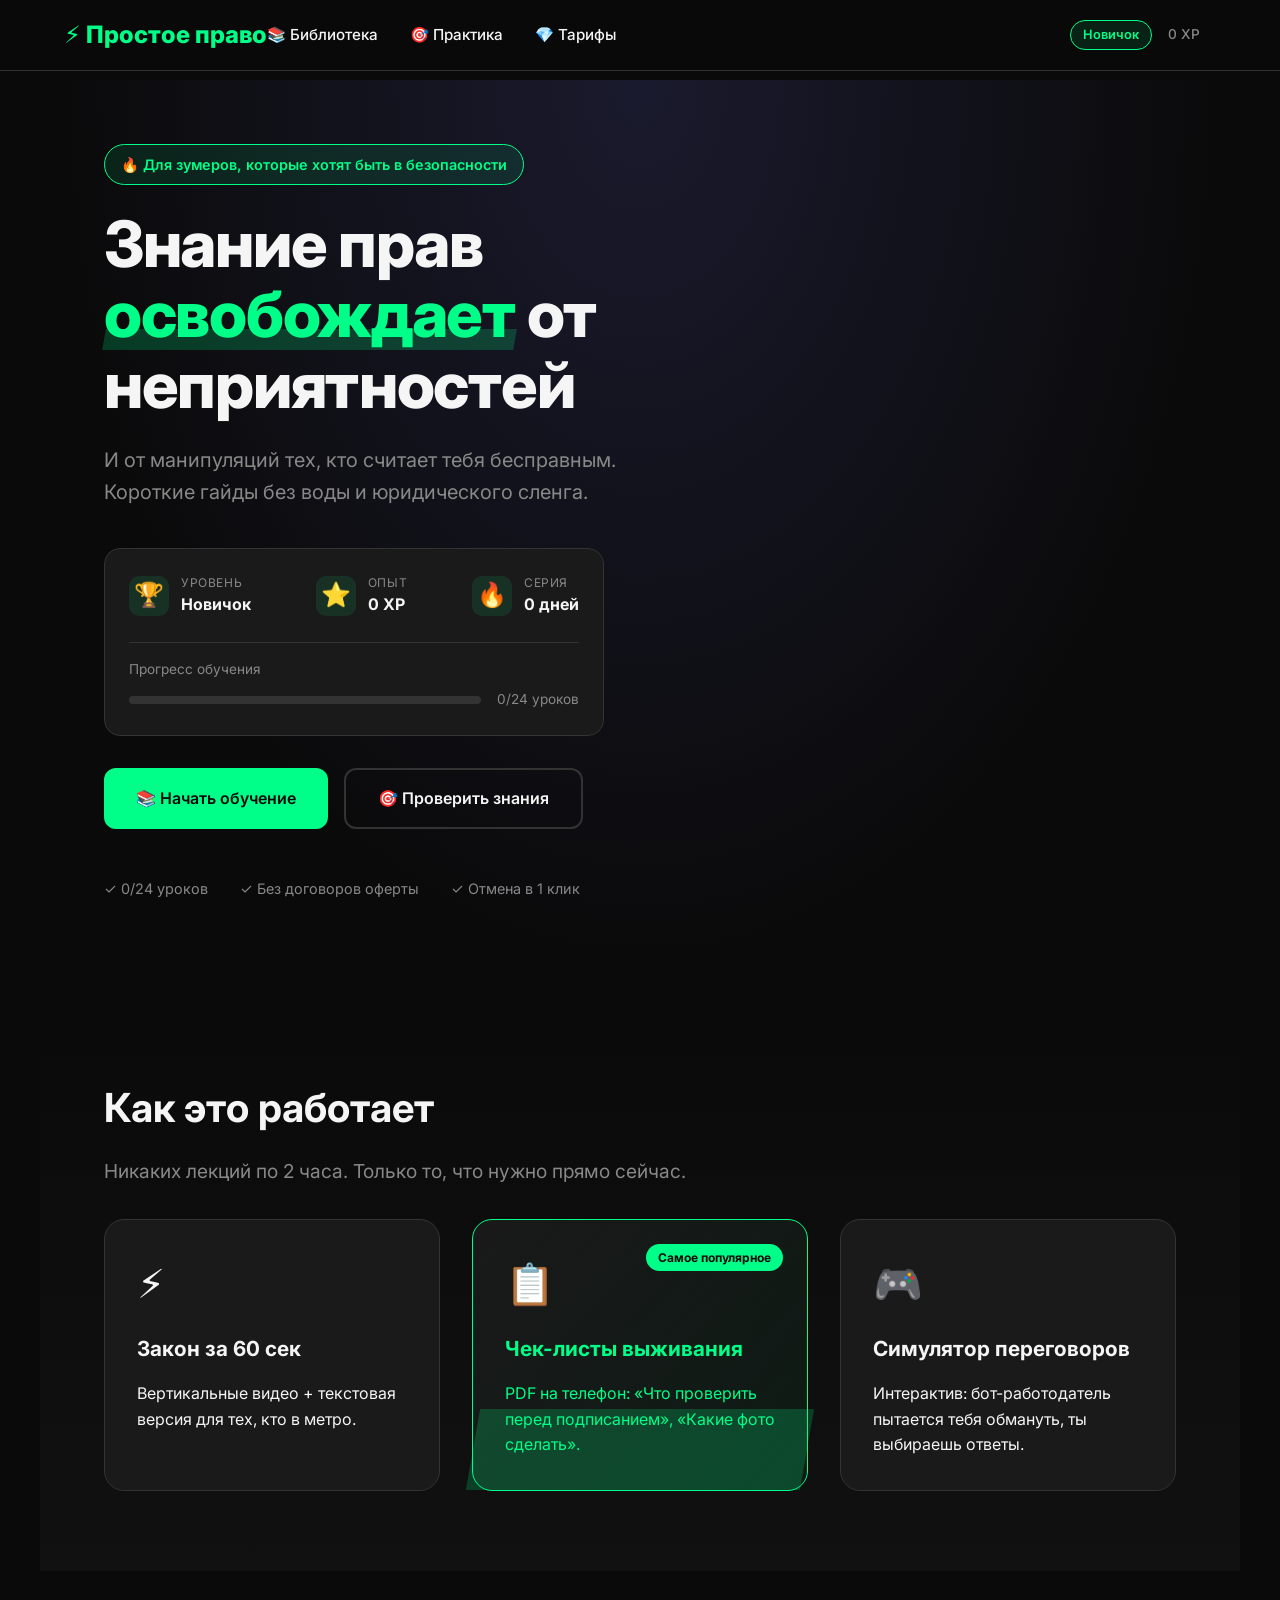
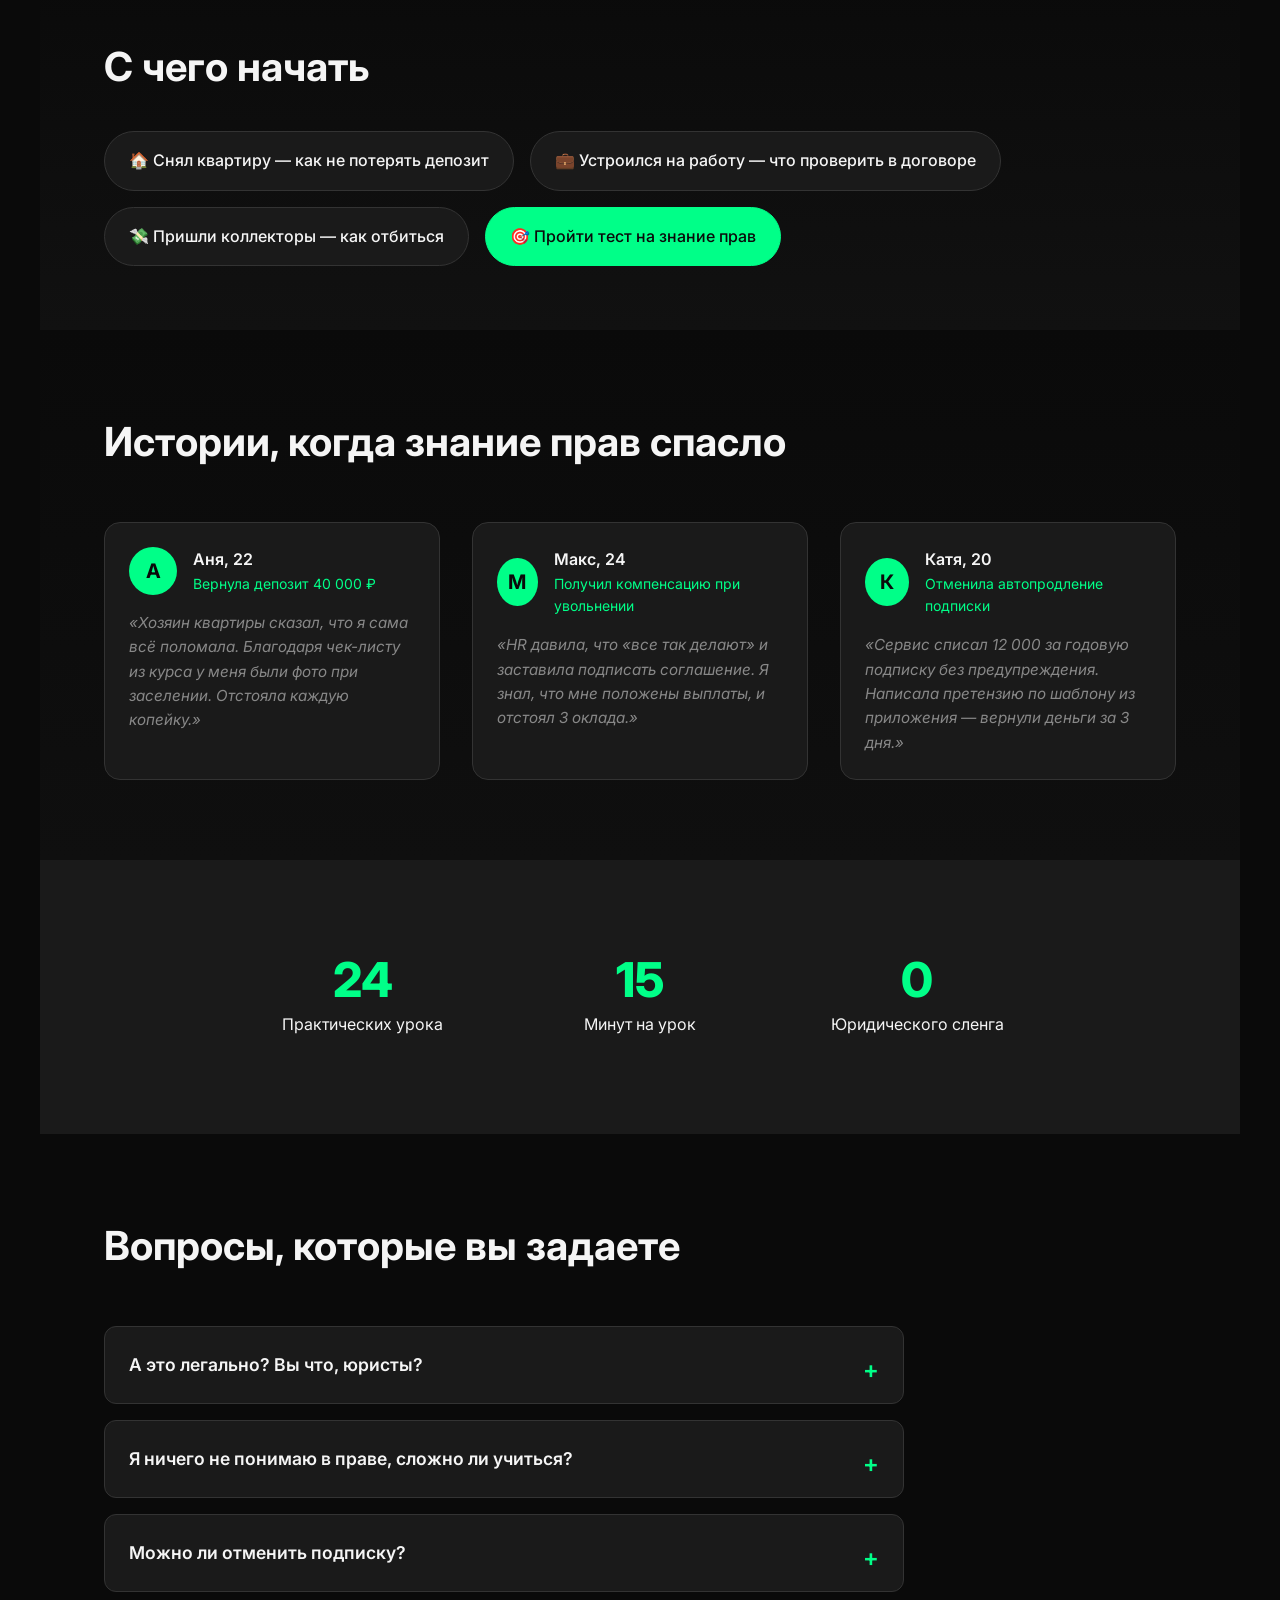
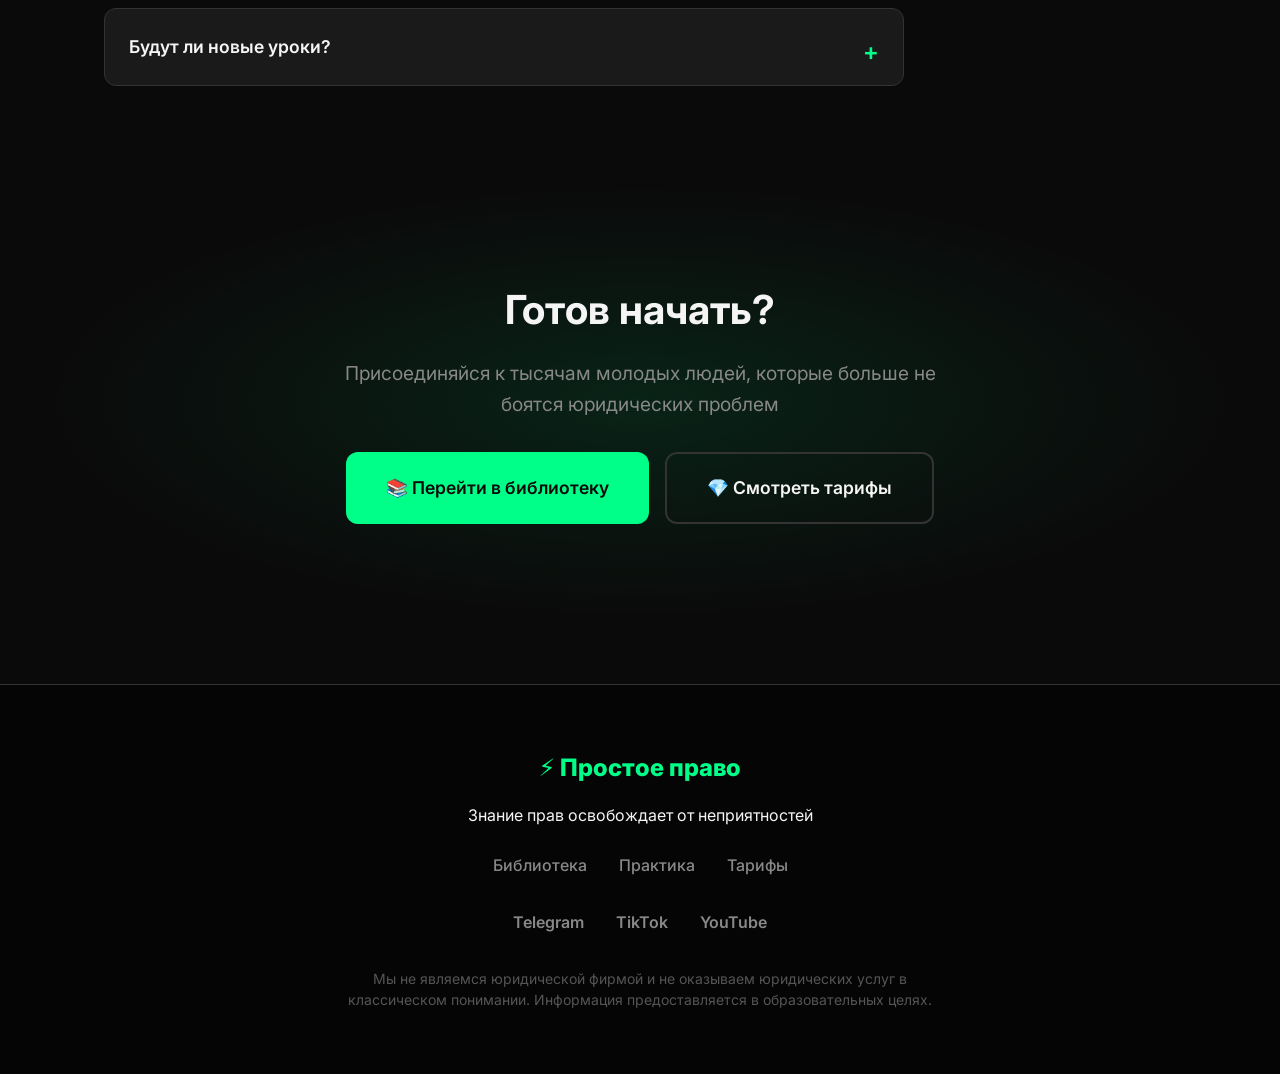
<file: index.html>
<!DOCTYPE html>
<html lang="ru">
<head>
    <meta charset="utf-8">
    <meta name="viewport" content="width=device-width, initial-scale=1.0, maximum-scale=1.0, user-scalable=no">
    <meta name="description" content="Простое право — короткие гайды по правовой грамотности для зумеров. Без воды и сложных терминов.">
    <meta name="theme-color" content="#0a0a0a">
    <title>Простое право — Знание прав освобождает от неприятностей</title>
    
    <link rel="preconnect" href="https://fonts.googleapis.com">
    <link rel="preconnect" href="https://fonts.gstatic.com" crossorigin>
    <link href="https://fonts.googleapis.com/css2?family=Inter:wght@400;500;600;700;800&display=swap" rel="stylesheet">
    
    <link rel="stylesheet" href="css/main.css">
    <link rel="stylesheet" href="css/components.css">
    <link rel="stylesheet" href="css/animations.css">
    
    <script src="https://telegram.org/js/telegram-web-app.js"></script>
</head>

<body>
    <!-- Навигация -->
    <nav class="navbar" role="navigation" aria-label="Главная навигация">
        <div class="logo" data-action="navigate-home">⚡️ Простое право</div>
        
        <ul class="nav-links" id="desktop-nav">
            <li><a href="library.html">📚 Библиотека</a></li>
            <li><a href="practice.html">🎯 Практика</a></li>
            <li><a href="pricing.html">💎 Тарифы</a></li>
        </ul>

        <div class="user-mini-stats">
            <span class="level-badge" data-bind="level">Новичок</span>
            <span class="xp-badge"><span data-bind="xp">0</span> XP</span>
        </div>

        <button class="mobile-menu-btn" data-action="toggle-menu" aria-label="Открыть меню">☰</button>
    </nav>

    <!-- Мобильное меню -->
    <div class="mobile-menu" id="mobile-menu" aria-hidden="true">
        <button class="mobile-menu-close" data-action="toggle-menu" aria-label="Закрыть меню">✕</button>
        <ul class="mobile-nav-links">
            <li><a href="index.html">🏠 Главная</a></li>
            <li><a href="library.html">📚 Библиотека</a></li>
            <li><a href="practice.html">🎯 Практика</a></li>
            <li><a href="pricing.html">💎 Тарифы</a></li>
        </ul>
        <div class="mobile-user-stats">
            <div class="stat-item">
                <span class="stat-label">Уровень</span>
                <span class="stat-value" data-bind="level">Новичок</span>
            </div>
            <div class="stat-item">
                <span class="stat-label">XP</span>
                <span class="stat-value" data-bind="xp">0</span>
            </div>
            <div class="stat-item">
                <span class="stat-label">Серия</span>
                <span class="stat-value" data-bind="streak">🔥 0</span>
            </div>
        </div>
    </div>

    <main>
        <!-- Hero Section -->
        <section class="hero" aria-labelledby="hero-title">
            <div class="hero-content">
                <div class="badge">🔥 Для зумеров, которые хотят быть в безопасности</div>
                <h1 id="hero-title">Знание прав <span class="highlight">освобождает</span> от неприятностей</h1>
                <p class="subtitle">И от манипуляций тех, кто считает тебя бесправным. Короткие гайды без воды и юридического сленга.</p>
                
                <!-- Персональная статистика -->
                <div class="user-stats-card" id="user-stats-card">
                    <div class="stat-row">
                        <div class="stat-block">
                            <div class="stat-icon">🏆</div>
                            <div class="stat-info">
                                <div class="stat-label">Уровень</div>
                                <div class="stat-value" data-bind="level">Новичок</div>
                            </div>
                        </div>
                        <div class="stat-block">
                            <div class="stat-icon">⭐</div>
                            <div class="stat-info">
                                <div class="stat-label">Опыт</div>
                                <div class="stat-value"><span data-bind="xp">0</span> XP</div>
                            </div>
                        </div>
                        <div class="stat-block">
                            <div class="stat-icon">🔥</div>
                            <div class="stat-info">
                                <div class="stat-label">Серия</div>
                                <div class="stat-value"><span data-bind="streak">0</span> дней</div>
                            </div>
                        </div>
                    </div>
                    <div class="progress-section">
                        <div class="progress-label">Прогресс обучения</div>
                        <div class="progress-bar-container">
                            <div class="progress-bar">
                                <div class="progress-fill" data-bind="progress-percent" style="width: 0%"></div>
                            </div>
                            <span class="progress-text"><span data-bind="completed-count">0</span>/24 уроков</span>
                        </div>
                    </div>
                </div>

                <div class="hero-buttons">
                    <a href="library.html" class="btn btn-primary">📚 Начать обучение</a>
                    <a href="practice.html" class="btn btn-secondary">🎯 Проверить знания</a>
                </div>

                <div class="trust-badges">
                    <span>✓ <span data-bind="completed-count">0</span>/24 уроков</span>
                    <span>✓ Без договоров оферты</span>
                    <span>✓ Отмена в 1 клик</span>
                </div>
            </div>
        </section>

        <!-- Как это работает -->
        <section class="formats" id="formats" aria-labelledby="formats-title">
            <h2 id="formats-title">Как это работает</h2>
            <p class="section-subtitle">Никаких лекций по 2 часа. Только то, что нужно прямо сейчас.</p>
            
            <div class="format-grid">
                <div class="format-card">
                    <div class="format-icon">⚡️</div>
                    <h3>Закон за 60 сек</h3>
                    <p>Вертикальные видео + текстовая версия для тех, кто в метро.</p>
                </div>
                
                <div class="format-card highlight">
                    <div class="format-icon">📋</div>
                    <h3>Чек-листы выживания</h3>
                    <p>PDF на телефон: «Что проверить перед подписанием», «Какие фото сделать».</p>
                    <span class="tag">Самое популярное</span>
                </div>
                
                <div class="format-card">
                    <div class="format-icon">🎮</div>
                    <h3>Симулятор переговоров</h3>
                    <p>Интерактив: бот-работодатель пытается тебя обмануть, ты выбираешь ответы.</p>
                </div>
            </div>
        </section>

        <!-- Быстрый доступ к темам -->
        <section class="quick-topics" aria-labelledby="topics-title">
            <h2 id="topics-title">С чего начать</h2>
            <div class="topic-chips">
                <a href="library.html?category=rent" class="chip-topic">🏠 Снял квартиру — как не потерять депозит</a>
                <a href="library.html?category=work" class="chip-topic">💼 Устроился на работу — что проверить в договоре</a>
                <a href="library.html?category=money" class="chip-topic">💸 Пришли коллекторы — как отбиться</a>
                <a href="practice.html" class="chip-topic highlight">🎯 Пройти тест на знание прав</a>
            </div>
        </section>

        <!-- Отзывы -->
        <section class="testimonials" aria-labelledby="testimonials-title">
            <h2 id="testimonials-title">Истории, когда знание прав спасло</h2>
            <div class="testimonial-grid">
                <div class="testimonial">
                    <div class="testimonial-header">
                        <div class="avatar">А</div>
                        <div>
                            <div class="name">Аня, 22</div>
                            <div class="meta">Вернула депозит 40 000 ₽</div>
                        </div>
                    </div>
                    <p>«Хозяин квартиры сказал, что я сама всё поломала. Благодаря чек-листу из курса у меня были фото при заселении. Отстояла каждую копейку.»</p>
                </div>
                
                <div class="testimonial">
                    <div class="testimonial-header">
                        <div class="avatar">М</div>
                        <div>
                            <div class="name">Макс, 24</div>
                            <div class="meta">Получил компенсацию при увольнении</div>
                        </div>
                    </div>
                    <p>«HR давила, что «все так делают» и заставила подписать соглашение. Я знал, что мне положены выплаты, и отстоял 3 оклада.»</p>
                </div>
                
                <div class="testimonial">
                    <div class="testimonial-header">
                        <div class="avatar">К</div>
                        <div>
                            <div class="name">Катя, 20</div>
                            <div class="meta">Отменила автопродление подписки</div>
                        </div>
                    </div>
                    <p>«Сервис списал 12 000 за годовую подписку без предупреждения. Написала претензию по шаблону из приложения — вернули деньги за 3 дня.»</p>
                </div>
            </div>
        </section>

        <!-- Статистика проекта -->
        <section class="project-stats" aria-label="Статистика проекта">
            <div class="stats-grid">
                <div class="stat-card">
                    <div class="stat-number">24</div>
                    <div class="stat-label">Практических урока</div>
                </div>
                <div class="stat-card">
                    <div class="stat-number">15</div>
                    <div class="stat-label">Минут на урок</div>
                </div>
                <div class="stat-card">
                    <div class="stat-number">0</div>
                    <div class="stat-label">Юридического сленга</div>
                </div>
            </div>
        </section>

        <!-- FAQ -->
        <section class="faq" aria-labelledby="faq-title">
            <h2 id="faq-title">Вопросы, которые вы задаете</h2>
            <div class="faq-list">
                <details>
                    <summary>А это легально? Вы что, юристы?</summary>
                    <p>Мы не заменяем адвокатов в суде, но научим не платить за то, что не должен. Наша цель — дать тебе базовую правовую грамотность.</p>
                </details>
                <details>
                    <summary>Я ничего не понимаю в праве, сложно ли учиться?</summary>
                    <p>Именно для этого мы и есть. Мы объясняем на «человечьем» языке с мемами и примерами из TikTok.</p>
                </details>
                <details>
                    <summary>Можно ли отменить подписку?</summary>
                    <p>Да, в один клик в личном кабинете. Никаких звонков менеджерам.</p>
                </details>
                <details>
                    <summary>Будут ли новые уроки?</summary>
                    <p>Да, мы добавляем 2-3 новых материала каждую неделю по запросам пользователей.</p>
                </details>
            </div>
        </section>

        <!-- CTA Section -->
        <section class="cta-section" aria-labelledby="cta-title">
            <div class="cta-content">
                <h2 id="cta-title">Готов начать?</h2>
                <p>Присоединяйся к тысячам молодых людей, которые больше не боятся юридических проблем</p>
                <div class="cta-buttons">
                    <a href="library.html" class="btn btn-primary btn-large">📚 Перейти в библиотеку</a>
                    <a href="pricing.html" class="btn btn-outline btn-large">💎 Смотреть тарифы</a>
                </div>
            </div>
        </section>
    </main>

    <!-- Футер -->
    <footer role="contentinfo">
        <div class="footer-content">
            <div class="footer-logo">⚡️ Простое право</div>
            <p>Знание прав освобождает от неприятностей</p>
            <nav class="footer-links" aria-label="Дополнительная навигация">
                <a href="library.html">Библиотека</a>
                <a href="practice.html">Практика</a>
                <a href="pricing.html">Тарифы</a>
            </nav>
            <div class="social-links">
                <a href="#" data-action="open-telegram">Telegram</a>
                <a href="#" data-action="open-tiktok">TikTok</a>
                <a href="#" data-action="open-youtube">YouTube</a>
            </div>
            <p class="disclaimer">Мы не являемся юридической фирмой и не оказываем юридических услуг в классическом понимании. Информация предоставляется в образовательных целях.</p>
        </div>
    </footer>

    <!-- Toast уведомления -->
    <div class="toast-container" id="toast-container" aria-live="polite" aria-atomic="true"></div>

    <!-- Модуль JS -->
    <script type="module" src="js/app.js"></script>
</body>
</html>
</file>
<file: css/main.css>
/* ============================================
ПЕРЕМЕННЫЕ И БАЗОВЫЕ СТИЛИ
============================================ */

:root {
    --bg: #0a0a0a;
    --text: #f5f5f5;
    --accent: #00ff88;
    --accent-hover: #00cc6a;
    --accent-rgb: 0, 255, 136;
    --card-bg: #1a1a1a;
    --card-hover: #252525;
    --gray: #888;
    --border: #333;
    --danger: #ff4444;
    --warning: #ffaa00;
    
    /* TWA переменные */
    --tg-viewport-height: 100vh;
    --tg-theme-bg-color: #0a0a0a;
    --tg-theme-text-color: #f5f5f5;
    --tg-theme-button-color: #00ff88;
    --tg-theme-button-text-color: #0a0a0a;
}

* {
    margin: 0;
    padding: 0;
    box-sizing: border-box;
}

html {
    scroll-behavior: smooth;
    font-size: 16px;
}

body {
    font-family: "Inter", system-ui, -apple-system, sans-serif;
    background: var(--bg);
    color: var(--text);
    line-height: 1.6;
    overflow-x: hidden;
    min-height: 100vh;
}

/* ============================================
   НАВИГАЦИЯ
   ============================================ */

.navbar {
    display: flex;
    justify-content: space-between;
    align-items: center;
    padding: 1rem 5%;
    position: fixed;
    width: 100%;
    top: 0;
    z-index: 1000;
    background: rgba(10, 10, 10, 0.95);
    backdrop-filter: blur(10px);
    border-bottom: 1px solid var(--border);
}

.logo {
    font-weight: 800;
    font-size: 1.5rem;
    color: var(--accent);
    cursor: pointer;
    transition: opacity 0.3s;
}

.logo:hover {
    opacity: 0.8;
}

.nav-links {
    display: flex;
    list-style: none;
    gap: 2rem;
}

.nav-links a {
    color: var(--text);
    text-decoration: none;
    font-weight: 500;
    transition: color 0.3s;
    font-size: 0.95rem;
    position: relative;
}

.nav-links a::after {
    content: '';
    position: absolute;
    bottom: -4px;
    left: 0;
    width: 0;
    height: 2px;
    background: var(--accent);
    transition: width 0.3s;
}

.nav-links a:hover {
    color: var(--accent);
}

.nav-links a:hover::after {
    width: 100%;
}

/* Мини-статистика в навбаре */
.user-mini-stats {
    display: flex;
    gap: 1rem;
    align-items: center;
    margin-left: auto;
    margin-right: 1rem;
}

.level-badge {
    background: rgba(var(--accent-rgb), 0.1);
    color: var(--accent);
    padding: 0.25rem 0.75rem;
    border-radius: 20px;
    font-size: 0.8rem;
    font-weight: 600;
    border: 1px solid var(--accent);
}

.xp-badge {
    color: var(--gray);
    font-size: 0.85rem;
    font-weight: 500;
}

.mobile-menu-btn {
    display: none;
    background: none;
    border: none;
    color: var(--text);
    font-size: 1.5rem;
    cursor: pointer;
    padding: 0.5rem;
    border-radius: 8px;
    transition: background 0.3s;
}

.mobile-menu-btn:hover {
    background: var(--card-bg);
}

/* Мобильное меню */
.mobile-menu {
    display: none;
    position: fixed;
    top: 0;
    left: 0;
    right: 0;
    bottom: 0;
    background: rgba(10, 10, 10, 0.98);
    z-index: 2000;
    padding: 2rem;
    flex-direction: column;
    justify-content: center;
    align-items: center;
}

.mobile-menu.active {
    display: flex;
    animation: fadeIn 0.3s;
}

.mobile-menu-close {
    position: absolute;
    top: 1.5rem;
    right: 1.5rem;
    background: none;
    border: none;
    color: var(--text);
    font-size: 1.5rem;
    cursor: pointer;
    width: 40px;
    height: 40px;
    display: flex;
    align-items: center;
    justify-content: center;
    border-radius: 50%;
    transition: background 0.3s;
}

.mobile-menu-close:hover {
    background: var(--card-bg);
}

.mobile-menu ul {
    list-style: none;
    text-align: center;
    margin-bottom: 3rem;
}

.mobile-menu li {
    margin: 1.5rem 0;
}

.mobile-menu a {
    color: var(--text);
    text-decoration: none;
    font-size: 1.5rem;
    font-weight: 600;
    transition: color 0.3s;
}

.mobile-menu a:hover {
    color: var(--accent);
}

.mobile-user-stats {
    display: flex;
    gap: 2rem;
    padding-top: 2rem;
    border-top: 1px solid var(--border);
}

.mobile-user-stats .stat-item {
    text-align: center;
}

.mobile-user-stats .stat-label {
    display: block;
    font-size: 0.8rem;
    color: var(--gray);
    margin-bottom: 0.25rem;
}

.mobile-user-stats .stat-value {
    font-size: 1.25rem;
    font-weight: 700;
    color: var(--accent);
}

/* ============================================
   HERO SECTION
   ============================================ */

.hero {
    margin-top: 80px;
    padding: 4rem 5% 6rem;
    min-height: 90vh;
    display: flex;
    align-items: center;
    background: radial-gradient(ellipse at top, #1a1a2e 0%, var(--bg) 70%);
}

.hero-content {
    max-width: 800px;
    width: 100%;
}

.badge {
    display: inline-block;
    padding: 0.5rem 1rem;
    background: rgba(var(--accent-rgb), 0.1);
    border: 1px solid var(--accent);
    color: var(--accent);
    border-radius: 50px;
    font-size: 0.9rem;
    margin-bottom: 1.5rem;
    font-weight: 600;
}

.hero h1 {
    font-size: clamp(2.5rem, 5vw, 4.5rem);
    margin-bottom: 1.5rem;
    line-height: 1.1;
    font-weight: 800;
    letter-spacing: -0.02em;
}

.highlight {
    color: var(--accent);
    position: relative;
    display: inline-block;
}

.highlight::after {
    content: '';
    position: absolute;
    bottom: 0;
    left: 0;
    width: 100%;
    height: 30%;
    background: rgba(var(--accent-rgb), 0.2);
    z-index: -1;
    transform: skewX(-10deg);
}

.subtitle {
    color: var(--gray);
    font-size: 1.25rem;
    margin-bottom: 2.5rem;
    max-width: 600px;
    line-height: 1.6;
}

/* Карточка статистики пользователя */
.user-stats-card {
    background: var(--card-bg);
    border: 1px solid var(--border);
    border-radius: 16px;
    padding: 1.5rem;
    margin-bottom: 2rem;
    max-width: 500px;
}

.stat-row {
    display: flex;
    justify-content: space-between;
    gap: 1rem;
    margin-bottom: 1.5rem;
}

.stat-block {
    display: flex;
    align-items: center;
    gap: 0.75rem;
}

.stat-icon {
    font-size: 1.5rem;
    width: 40px;
    height: 40px;
    display: flex;
    align-items: center;
    justify-content: center;
    background: rgba(var(--accent-rgb), 0.1);
    border-radius: 10px;
}

.stat-info .stat-label {
    font-size: 0.75rem;
    color: var(--gray);
    text-transform: uppercase;
    letter-spacing: 0.05em;
}

.stat-info .stat-value {
    font-size: 1rem;
    font-weight: 700;
    color: var(--text);
}

.progress-section {
    border-top: 1px solid var(--border);
    padding-top: 1rem;
}

.progress-label {
    font-size: 0.85rem;
    color: var(--gray);
    margin-bottom: 0.5rem;
}

.progress-bar-container {
    display: flex;
    align-items: center;
    gap: 1rem;
}

.progress-bar {
    flex: 1;
    height: 8px;
    background: var(--border);
    border-radius: 4px;
    overflow: hidden;
}

.progress-fill {
    height: 100%;
    background: var(--accent);
    border-radius: 4px;
    transition: width 0.5s ease;
    width: 0%;
}

.progress-text {
    font-size: 0.85rem;
    color: var(--gray);
    white-space: nowrap;
}

.hero-buttons {
    display: flex;
    gap: 1rem;
    flex-wrap: wrap;
    margin-bottom: 3rem;
}

.trust-badges {
    display: flex;
    gap: 2rem;
    color: var(--gray);
    font-size: 0.9rem;
    flex-wrap: wrap;
}

/* ============================================
   КНОПКИ
   ============================================ */

.btn {
    padding: 1rem 2rem;
    border-radius: 12px;
    font-weight: 600;
    text-decoration: none;
    display: inline-flex;
    align-items: center;
    justify-content: center;
    gap: 0.5rem;
    transition: all 0.3s;
    border: none;
    cursor: pointer;
    font-size: 1rem;
    font-family: inherit;
    position: relative;
    overflow: hidden;
}

.btn:disabled {
    opacity: 0.5;
    cursor: not-allowed;
}

.btn-primary {
    background: var(--accent);
    color: var(--bg);
}

.btn-primary:hover:not(:disabled) {
    background: var(--accent-hover);
    transform: translateY(-2px);
    box-shadow: 0 10px 30px rgba(var(--accent-rgb), 0.3);
}

.btn-secondary {
    background: transparent;
    color: var(--text);
    border: 2px solid var(--border);
}

.btn-secondary:hover {
    border-color: var(--accent);
    color: var(--accent);
}

.btn-outline {
    background: transparent;
    border: 2px solid var(--border);
    color: var(--text);
}

.btn-outline:hover {
    border-color: var(--accent);
    color: var(--accent);
}

/* ============================================
   СЕКЦИИ
   ============================================ */

section {
    padding: 5rem 5%;
    max-width: 1200px;
    margin: 0 auto;
}

h2 {
    font-size: 2.5rem;
    margin-bottom: 1rem;
    font-weight: 700;
}

.section-subtitle {
    color: var(--gray);
    font-size: 1.2rem;
    margin-bottom: 2rem;
}

/* ============================================
   ЧИПСЫ КАТЕГОРИЙ
   ============================================ */

.category-chips {
    display: flex;
    gap: 0.75rem;
    margin-bottom: 2rem;
    flex-wrap: wrap;
}

.chip {
    padding: 0.75rem 1.25rem;
    background: var(--card-bg);
    border: 1px solid var(--border);
    color: var(--gray);
    border-radius: 24px;
    cursor: pointer;
    font-weight: 500;
    transition: all 0.3s;
    font-family: inherit;
    font-size: 0.9rem;
}

.chip.active, .chip:hover {
    background: var(--accent);
    color: var(--bg);
    border-color: var(--accent);
}

/* ============================================
   СЕТКА КАРТОЧЕК
   ============================================ */

.problem-grid {
    display: grid;
    grid-template-columns: repeat(auto-fit, minmax(280px, 1fr));
    gap: 1.5rem;
    margin-top: 3rem;
}

.problem-card {
    background: var(--card-bg);
    padding: 1.5rem;
    border-radius: 16px;
    border: 1px solid var(--border);
    transition: all 0.3s;
    position: relative;
    overflow: hidden;
    cursor: pointer;
}

.problem-card:hover {
    transform: translateY(-5px);
    border-color: var(--accent);
    background: var(--card-hover);
    box-shadow: 0 10px 40px rgba(0, 0, 0, 0.3);
}

.problem-card.urgent::before {
    content: 'СРОЧНО';
    position: absolute;
    top: 1rem;
    right: -2rem;
    background: var(--danger);
    color: white;
    padding: 0.25rem 3rem;
    font-size: 0.7rem;
    font-weight: 700;
    transform: rotate(45deg);
}

.problem-card.completed {
    border-color: var(--accent);
}

.problem-card.completed::after {
    content: '✓';
    position: absolute;
    top: 1rem;
    right: 1rem;
    background: var(--accent);
    color: var(--bg);
    width: 28px;
    height: 28px;
    border-radius: 50%;
    display: flex;
    align-items: center;
    justify-content: center;
    font-weight: bold;
    font-size: 1rem;
}

.card-header {
    display: flex;
    justify-content: space-between;
    align-items: center;
    margin-bottom: 0.5rem;
}

.problem-card .icon {
    font-size: 2rem;
    display: block;
}

.fav-icon {
    color: var(--danger);
    font-size: 1.2rem;
}

.lesson-category-tag {
    display: inline-block;
    font-size: 0.75rem;
    color: var(--accent);
    background: rgba(var(--accent-rgb), 0.1);
    padding: 0.25rem 0.75rem;
    border-radius: 12px;
    margin-bottom: 0.75rem;
    font-weight: 600;
}

.problem-card h3 {
    font-size: 1.1rem;
    margin-bottom: 0.75rem;
    color: var(--text);
    line-height: 1.3;
}

.problem-card p {
    color: var(--gray);
    font-size: 0.9rem;
    margin-bottom: 1rem;
    line-height: 1.5;
}

.card-footer {
    display: flex;
    justify-content: space-between;
    align-items: center;
    margin-top: auto;
}

.link-arrow {
    color: var(--accent);
    font-weight: 600;
    font-size: 0.9rem;
}

.completed-check {
    background: var(--accent);
    color: var(--bg);
    width: 24px;
    height: 24px;
    border-radius: 50%;
    display: flex;
    align-items: center;
    justify-content: center;
    font-size: 0.8rem;
}

/* ============================================
   ФОРМАТЫ
   ============================================ */

.formats {
    background: linear-gradient(to bottom, var(--bg), #111);
}

.format-grid {
    display: grid;
    grid-template-columns: repeat(auto-fit, minmax(300px, 1fr));
    gap: 2rem;
}

.format-card {
    background: var(--card-bg);
    padding: 2rem;
    border-radius: 20px;
    border: 1px solid var(--border);
    position: relative;
    transition: all 0.3s;
}

.format-card:hover {
    transform: translateY(-5px);
    border-color: var(--accent);
}

.format-card.highlight {
    border-color: var(--accent);
    background: linear-gradient(135deg, var(--card-bg), rgba(var(--accent-rgb), 0.05));
}

.format-icon {
    font-size: 2.5rem;
    margin-bottom: 1rem;
}

.format-card h3 {
    font-size: 1.3rem;
    margin-bottom: 1rem;
}

.tag {
    position: absolute;
    top: 1.5rem;
    right: 1.5rem;
    background: var(--accent);
    color: var(--bg);
    padding: 0.25rem 0.75rem;
    border-radius: 20px;
    font-size: 0.75rem;
    font-weight: 700;
}

/* ============================================
   КВИЗ
   ============================================ */

.quiz-section {
    background: var(--card-bg);
    margin: 4rem auto;
    border-radius: 24px;
    padding: 3rem;
    max-width: 800px;
}

.quiz-container {
    max-width: 600px;
    margin: 0 auto;
    text-align: center;
}

.quiz-question {
    display: none;
    animation: fadeIn 0.5s;
}

.quiz-question.active {
    display: block;
}

.question-text {
    font-size: 1.25rem;
    margin-bottom: 2rem;
    font-weight: 600;
    line-height: 1.4;
}

.quiz-options {
    display: flex;
    flex-direction: column;
    gap: 1rem;
}

.quiz-btn {
    padding: 1rem 1.5rem;
    background: var(--bg);
    border: 2px solid var(--border);
    color: var(--text);
    border-radius: 12px;
    cursor: pointer;
    font-size: 1rem;
    transition: all 0.3s;
    text-align: left;
    font-family: inherit;
}

.quiz-btn:hover {
    border-color: var(--accent);
    background: rgba(var(--accent-rgb), 0.1);
}

.quiz-result {
    display: none;
    padding: 2rem;
    background: var(--bg);
    border-radius: 16px;
    border: 1px solid var(--accent);
}

.quiz-result.show {
    display: block;
    animation: fadeIn 0.5s;
}

/* ============================================
   ТАРИФЫ
   ============================================ */

.pricing-grid {
    display: grid;
    grid-template-columns: repeat(auto-fit, minmax(280px, 1fr));
    gap: 2rem;
    align-items: start;
}

.pricing-card {
    background: var(--card-bg);
    padding: 2rem;
    border-radius: 20px;
    border: 1px solid var(--border);
    position: relative;
    transition: transform 0.3s;
    display: flex;
    flex-direction: column;
}

.pricing-card:hover {
    transform: translateY(-5px);
}

.pricing-card.popular {
    border-color: var(--accent);
    transform: scale(1.02);
}

.pricing-card.popular:hover {
    transform: scale(1.02) translateY(-5px);
}

.badge-popular {
    position: absolute;
    top: -12px;
    left: 50%;
    transform: translateX(-50%);
    background: var(--accent);
    color: var(--bg);
    padding: 0.5rem 1.5rem;
    border-radius: 20px;
    font-weight: 700;
    font-size: 0.85rem;
    white-space: nowrap;
}

.pricing-card h3 {
    font-size: 1.5rem;
    margin-bottom: 0.5rem;
}

.price {
    font-size: 2.5rem;
    font-weight: 800;
    color: var(--accent);
    margin: 1rem 0;
}

.price span {
    font-size: 1rem;
    color: var(--gray);
    font-weight: 400;
}

.pricing-card ul {
    list-style: none;
    margin: 1.5rem 0;
    flex: 1;
}

.pricing-card li {
    padding: 0.75rem 0;
    border-bottom: 1px solid var(--border);
    color: var(--gray);
    font-size: 0.95rem;
}

.pricing-card li:before {
    content: '✓ ';
    color: var(--accent);
    font-weight: bold;
}

.pricing-card .btn {
    width: 100%;
    margin-top: 1rem;
}

/* ============================================
   ОТЗЫВЫ
   ============================================ */

.testimonials {
    background: linear-gradient(to bottom, var(--bg), #0f0f0f);
}

.testimonial-grid {
    display: grid;
    grid-template-columns: repeat(auto-fit, minmax(300px, 1fr));
    gap: 2rem;
    margin-top: 3rem;
}

.testimonial {
    background: var(--card-bg);
    padding: 1.5rem;
    border-radius: 16px;
    border: 1px solid var(--border);
}

.testimonial-header {
    display: flex;
    align-items: center;
    gap: 1rem;
    margin-bottom: 1rem;
}

.avatar {
    width: 48px;
    height: 48px;
    background: var(--accent);
    color: var(--bg);
    border-radius: 50%;
    display: flex;
    align-items: center;
    justify-content: center;
    font-weight: 700;
    font-size: 1.25rem;
}

.name {
    font-weight: 600;
    color: var(--text);
}

.meta {
    font-size: 0.875rem;
    color: var(--accent);
}

.testimonial p {
    color: var(--gray);
    font-style: italic;
    line-height: 1.6;
    font-size: 0.95rem;
}

/* ============================================
   FAQ
   ============================================ */

.faq-list {
    max-width: 800px;
    margin-top: 3rem;
}

details {
    background: var(--card-bg);
    padding: 1.5rem;
    margin-bottom: 1rem;
    border-radius: 12px;
    border: 1px solid var(--border);
    cursor: pointer;
    transition: border-color 0.3s;
}

details:hover {
    border-color: var(--accent);
}

summary {
    font-weight: 600;
    font-size: 1.1rem;
    list-style: none;
    position: relative;
    padding-right: 2rem;
}

summary::after {
    content: '+';
    position: absolute;
    right: 0;
    color: var(--accent);
    font-size: 1.5rem;
    transition: transform 0.3s;
}

details[open] summary::after {
    transform: rotate(45deg);
}

details p {
    margin-top: 1rem;
    color: var(--gray);
    padding-top: 1rem;
    border-top: 1px solid var(--border);
    line-height: 1.6;
}

/* ============================================
ФУТЕР
============================================ */

footer {
    background: #050505;
    padding: 4rem 5%;
    text-align: center;
    border-top: 1px solid var(--border);
    margin-top: 4rem;
}

.footer-logo {
    font-size: 1.5rem;
    font-weight: 800;
    color: var(--accent);
    margin-bottom: 1rem;
}

.social-links {
    display: flex;
    justify-content: center;
    gap: 2rem;
    margin: 2rem 0;
}

.social-links a {
    color: var(--gray);
    text-decoration: none;
    font-weight: 600;
    transition: color 0.3s;
}

.social-links a:hover {
    color: var(--accent);
}

.disclaimer {
    font-size: 0.875rem;
    color: #555;
    max-width: 600px;
    margin: 2rem auto 0;
    line-height: 1.5;
}

/* ============================================
СТРАНИЦА УРОКА (ОВЕРЛЕЙ)
============================================ */

.page-header {
    margin-top: 70px;
}

.page-overlay {
    display: none;
    position: fixed;
    top: 0;
    left: 0;
    right: 0;
    bottom: 0;
    background: var(--bg);
    z-index: 2000;
    overflow-y: auto;
    animation: slideUp 0.3s;
}

.page-overlay.active {
    display: block;
}

.lesson-container {
    max-width: 800px;
    margin: 0 auto;
    padding: 6rem 5% 4rem;
}

.back-btn {
    background: none;
    border: none;
    color: var(--accent);
    font-size: 1rem;
    cursor: pointer;
    margin-bottom: 2rem;
    display: inline-flex;
    align-items: center;
    gap: 0.5rem;
    font-family: inherit;
    padding: 0.5rem;
    margin-left: -0.5rem;
    border-radius: 8px;
    transition: background 0.3s;
}

.back-btn:hover {
    background: rgba(var(--accent-rgb), 0.1);
}

.lesson-header {
    display: flex;
    justify-content: space-between;
    align-items: center;
    margin-bottom: 1rem;
    flex-wrap: wrap;
    gap: 1rem;
}

.lesson-category {
    color: var(--accent);
    font-weight: 600;
    font-size: 0.9rem;
    text-transform: uppercase;
    letter-spacing: 0.05em;
}

.lesson-actions-header {
    display: flex;
    gap: 0.5rem;
}

.favorite-btn, .share-btn {
    background: none;
    border: none;
    color: var(--gray);
    font-size: 1.5rem;
    cursor: pointer;
    width: 40px;
    height: 40px;
    display: flex;
    align-items: center;
    justify-content: center;
    border-radius: 8px;
    transition: all 0.3s;
}

.favorite-btn:hover, .share-btn:hover {
    background: var(--card-bg);
    color: var(--text);
}

.favorite-btn.active {
    color: var(--danger);
}

.lesson-container h1 {
    font-size: clamp(1.75rem, 4vw, 2.5rem);
    margin-bottom: 1.5rem;
    line-height: 1.2;
}

.lesson-meta-bar {
    display: flex;
    gap: 1.5rem;
    color: var(--gray);
    margin-bottom: 2rem;
    padding-bottom: 1.5rem;
    border-bottom: 1px solid var(--border);
    flex-wrap: wrap;
}

.lesson-meta-bar .xp-badge {
    color: var(--accent);
    font-weight: 600;
}

.completed-badge {
    color: var(--accent);
    font-weight: 600;
}

.lesson-content-wrapper {
    position: relative;
}

.lesson-content-box {
    background: var(--card-bg);
    padding: 2rem;
    border-radius: 20px;
    border: 1px solid var(--border);
    margin-bottom: 2rem;
    line-height: 1.8;
    color: var(--gray);
    max-height: 60vh;
    overflow-y: auto;
}

.lesson-content-box h2 {
    color: var(--text);
    font-size: 1.3rem;
    margin: 1.5rem 0 1rem;
}

.lesson-content-box h2:first-child {
    margin-top: 0;
}

.lesson-content-box ul, .lesson-content-box ol {
    margin: 1rem 0;
    padding-left: 1.5rem;
}

.lesson-content-box li {
    margin-bottom: 0.5rem;
}

.lesson-navigation-hint {
    text-align: center;
    color: var(--gray);
    font-size: 0.85rem;
    margin-bottom: 2rem;
    display: flex;
    justify-content: space-between;
    padding: 0 1rem;
}

.swipe-hint {
    display: none;
}

.scroll-hint {
    display: block;
}

.lesson-actions {
    display: flex;
    justify-content: space-between;
    gap: 1rem;
    flex-wrap: wrap;
    position: sticky;
    bottom: 0;
    background: var(--bg);
    padding: 1rem 0;
}

.btn-nav {
    flex: 1;
    min-width: 120px;
}

.btn-complete {
    flex: 2;
    min-width: 200px;
}

/* ============================================
   ПРОГРЕСС ЧТЕНИЯ
   ============================================ */

.reading-progress-container {
    position: fixed;
    top: 0;
    left: 0;
    right: 0;
    height: 3px;
    background: transparent;
    z-index: 3000;
    pointer-events: none;
}

.reading-progress-bar {
    height: 100%;
    background: var(--accent);
    width: 0%;
    transition: width 0.1s;
    box-shadow: 0 0 10px var(--accent);
}

/* ============================================
   TOAST УВЕДОМЛЕНИЯ
   ============================================ */

.toast-container {
    position: fixed;
    bottom: 2rem;
    left: 50%;
    transform: translateX(-50%);
    z-index: 4000;
    display: flex;
    flex-direction: column;
    gap: 0.5rem;
    pointer-events: none;
}

.toast {
    background: var(--card-bg);
    color: var(--text);
    padding: 1rem 1.5rem;
    border-radius: 12px;
    border: 1px solid var(--accent);
    box-shadow: 0 10px 40px rgba(0, 0, 0, 0.5);
    animation: slideUp 0.3s, fadeOut 0.3s 2.7s;
    pointer-events: auto;
    max-width: 90vw;
}

/* ============================================
   АДАПТИВНОСТЬ
   ============================================ */

@media (max-width: 768px) {
    .nav-links, .user-mini-stats {
        display: none;
    }
    
    .mobile-menu-btn {
        display: block;
    }
    
    .hero {
        padding-top: 5rem;
        min-height: auto;
    }
    
    .hero h1 {
        font-size: 2rem;
    }
    
    .user-stats-card {
        max-width: 100%;
    }
    
    .stat-row {
        flex-direction: column;
        gap: 1rem;
    }
    
    .hero-buttons {
        flex-direction: column;
    }
    
    .hero-buttons .btn {
        width: 100%;
    }
    
    .pricing-card.popular {
        transform: none;
    }
    
    .pricing-card.popular:hover {
        transform: translateY(-5px);
    }
    
    .quiz-section {
        padding: 2rem 1.5rem;
        margin: 2rem 1rem;
    }
    
    .lesson-container {
        padding-top: 5rem;
    }
    
    .lesson-container h1 {
        font-size: 1.5rem;
    }
    
    .lesson-content-box {
        padding: 1.25rem;
        max-height: 50vh;
    }
    
    .lesson-actions {
        flex-direction: column;
    }
    
    .lesson-actions .btn {
        width: 100%;
    }
    
    .btn-nav {
        order: 2;
    }
    
    .btn-complete {
        order: 1;
    }
    
    .swipe-hint {
        display: block;
    }
    
    .scroll-hint {
        display: none;
    }
    
    section {
        padding: 3rem 5%;
    }
    
    h2 {
        font-size: 1.75rem;
    }
}

/* Для очень маленьких экранов */
@media (max-width: 360px) {
    html {
        font-size: 14px;
    }
    
    .problem-grid {
        grid-template-columns: 1fr;
    }
}

/* Для больших экранов */
@media (min-width: 1400px) {
    section {
        max-width: 1400px;
    }
    
    .problem-grid {
        grid-template-columns: repeat(3, 1fr);
    }
}
</file>
<file: css/components.css>
/* ============================================
ДОПОЛНИТЕЛЬНЫЕ КОМПОНЕНТЫ
============================================ */

/* ============================================
   CONTAINER (центрирование контента)
   ============================================ */
.container {
    max-width: 1200px;
    margin: 0 auto;
    padding: 0 5%;
}

/* ============================================
   QUICK TOPICS (быстрый доступ)
   ============================================ */
.quick-topics {
    padding: 4rem 5%;
    background: linear-gradient(to bottom, var(--bg), #111);
}

.topic-chips {
    display: flex;
    flex-wrap: wrap;
    gap: 1rem;
    margin-top: 2rem;
}

.chip-topic {
    display: inline-flex;
    align-items: center;
    padding: 1rem 1.5rem;
    background: var(--card-bg);
    border: 1px solid var(--border);
    border-radius: 50px;
    color: var(--text);
    text-decoration: none;
    font-weight: 500;
    transition: all 0.3s;
    cursor: pointer;
}

.chip-topic:hover {
    border-color: var(--accent);
    transform: translateY(-2px);
    box-shadow: 0 5px 20px rgba(0, 255, 136, 0.1);
}

.chip-topic.highlight {
    background: var(--accent);
    color: var(--bg);
    border-color: var(--accent);
}

.chip-topic.highlight:hover {
    background: var(--accent-hover);
}

/* ============================================
   PROJECT STATS (статистика проекта)
   ============================================ */
.project-stats {
    padding: 4rem 5%;
    background: var(--card-bg);
}

.stats-grid {
    display: grid;
    grid-template-columns: repeat(auto-fit, minmax(200px, 1fr));
    gap: 2rem;
    max-width: 800px;
    margin: 0 auto;
}

.stat-card {
    text-align: center;
    padding: 2rem;
}

.stat-number {
    font-size: 3rem;
    font-weight: 800;
    color: var(--accent);
    line-height: 1;
    margin-bottom: 0.5rem;
}

/* ============================================
   CTA SECTION
   ============================================ */
.cta-section {
    padding: 6rem 5%;
    text-align: center;
    background: radial-gradient(ellipse at center, rgba(0, 255, 136, 0.1) 0%, transparent 70%);
}

.cta-content {
    max-width: 600px;
    margin: 0 auto;
}

.cta-content h2 {
    font-size: 2.5rem;
    margin-bottom: 1rem;
}

.cta-content p {
    color: var(--gray);
    font-size: 1.2rem;
    margin-bottom: 2rem;
}

.cta-buttons {
    display: flex;
    gap: 1rem;
    justify-content: center;
    flex-wrap: wrap;
}

.btn-large {
    padding: 1.25rem 2.5rem;
    font-size: 1.1rem;
}

/* ============================================
   FOOTER LINKS
   ============================================ */
.footer-links {
    display: flex;
    justify-content: center;
    gap: 2rem;
    margin: 1.5rem 0;
    flex-wrap: wrap;
}

.footer-links a {
    color: var(--gray);
    text-decoration: none;
    font-weight: 500;
    transition: color 0.3s;
}

.footer-links a:hover {
    color: var(--accent);
}

/* ============================================
   LIBRARY SPECIFIC
   ============================================ */
.library-progress {
    margin-top: 2rem;
    padding: 1.5rem;
    background: rgba(0, 255, 136, 0.05);
    border-radius: 12px;
    border: 1px solid rgba(0, 255, 136, 0.2);
}

.continue-section {
    padding: 2rem 5%;
    background: linear-gradient(to right, rgba(0, 255, 136, 0.1), transparent);
    margin: 2rem 0;
}

.continue-card {
    display: flex;
    justify-content: space-between;
    align-items: center;
    gap: 2rem;
    background: var(--card-bg);
    padding: 1.5rem 2rem;
    border-radius: 16px;
    border: 1px solid var(--accent);
    max-width: 800px;
    margin: 0 auto;
    flex-wrap: wrap;
}

.continue-label {
    display: block;
    font-size: 0.85rem;
    color: var(--accent);
    text-transform: uppercase;
    letter-spacing: 0.05em;
    margin-bottom: 0.5rem;
}

.continue-info h3 {
    font-size: 1.3rem;
    margin-bottom: 0.5rem;
}

.continue-meta {
    display: flex;
    gap: 1rem;
    color: var(--gray);
    font-size: 0.9rem;
}

/* ============================================
   PRACTICE PAGE
   ============================================ */
.practice-stats {
    display: grid;
    grid-template-columns: repeat(auto-fit, minmax(150px, 1fr));
    gap: 1.5rem;
    margin: 2rem 0;
    max-width: 600px;
}

.practice-stat-card {
    background: var(--card-bg);
    padding: 1.5rem;
    border-radius: 12px;
    text-align: center;
    border: 1px solid var(--border);
}

.practice-stat-card .stat-number {
    font-size: 2rem;
    color: var(--accent);
    font-weight: 700;
}

.practice-stat-card .stat-label {
    font-size: 0.85rem;
    color: var(--gray);
    margin-top: 0.5rem;
}

.problems-section {
    padding: 4rem 5%;
}

.problem-icon {
    font-size: 2.5rem;
    margin-bottom: 1rem;
}

/* Simulator */
.simulator-section {
    padding: 4rem 5%;
    background: linear-gradient(to bottom, var(--bg), #111);
}

.simulator-card {
    display: grid;
    grid-template-columns: 1fr 1fr;
    gap: 3rem;
    background: var(--card-bg);
    border-radius: 24px;
    padding: 3rem;
    border: 1px solid var(--border);
    align-items: center;
}

.simulator-info h2 {
    margin-bottom: 1rem;
}

.badge-new {
    display: inline-block;
    background: var(--accent);
    color: var(--bg);
    padding: 0.25rem 0.75rem;
    border-radius: 20px;
    font-size: 0.75rem;
    font-weight: 700;
    margin-bottom: 1rem;
}

.feature-list {
    list-style: none;
    margin: 1.5rem 0;
}

.feature-list li {
    padding: 0.5rem 0;
    color: var(--gray);
}

.simulator-preview {
    background: var(--bg);
    border-radius: 16px;
    padding: 1.5rem;
    border: 1px solid var(--border);
}

.chat-preview {
    display: flex;
    flex-direction: column;
    gap: 1rem;
}

.chat-bubble {
    background: var(--card-bg);
    padding: 1rem;
    border-radius: 12px;
    border: 1px solid var(--border);
}

.chat-bubble.bot {
    border-left: 3px solid var(--accent);
}

.chat-name {
    font-size: 0.8rem;
    color: var(--gray);
    margin-bottom: 0.25rem;
    display: block;
}

.chat-options-preview {
    display: flex;
    flex-direction: column;
    gap: 0.5rem;
    margin-top: 1rem;
}

.chat-options-preview .option {
    padding: 0.75rem;
    background: var(--card-bg);
    border: 1px solid var(--border);
    border-radius: 8px;
    font-size: 0.9rem;
    color: var(--gray);
}

.chat-options-preview .option.selected {
    border-color: var(--accent);
    background: rgba(0, 255, 136, 0.1);
    color: var(--accent);
}

/* ============================================
   PRICING PAGE
   ============================================ */
.pricing-header {
    text-align: center;
}

.billing-toggle {
    display: flex;
    gap: 0.5rem;
    justify-content: center;
    margin-top: 2rem;
    background: var(--card-bg);
    padding: 0.5rem;
    border-radius: 12px;
    width: fit-content;
    margin-left: auto;
    margin-right: auto;
}

.toggle-btn {
    padding: 0.75rem 1.5rem;
    border: none;
    background: transparent;
    color: var(--gray);
    font-family: inherit;
    font-weight: 500;
    cursor: pointer;
    border-radius: 8px;
    transition: all 0.3s;
    position: relative;
}

.toggle-btn.active {
    background: var(--accent);
    color: var(--bg);
}

.discount-badge {
    position: absolute;
    top: -10px;
    right: -10px;
    background: var(--danger);
    color: white;
    font-size: 0.7rem;
    padding: 0.2rem 0.5rem;
    border-radius: 10px;
    font-weight: 700;
}

.pricing-section {
    padding: 4rem 5%;
}

.pricing-header-card {
    margin-bottom: 1.5rem;
}

.price-note {
    color: var(--gray);
    font-size: 0.9rem;
    margin-top: 0.5rem;
}

.pricing-features {
    list-style: none;
    margin: 1.5rem 0;
}

.pricing-features li {
    display: flex;
    align-items: center;
    gap: 0.75rem;
    padding: 0.75rem 0;
    border-bottom: 1px solid var(--border);
    color: var(--text);
}

.pricing-features li.disabled {
    color: var(--gray);
    opacity: 0.6;
}

.check {
    color: var(--accent);
    font-weight: bold;
}

.cross {
    color: var(--danger);
}

/* Comparison Table */
.comparison-section {
    padding: 4rem 5%;
    overflow-x: auto;
}

.comparison-table-wrapper {
    max-width: 900px;
    margin: 0 auto;
}

.comparison-table {
    width: 100%;
    border-collapse: collapse;
    margin-top: 2rem;
}

.comparison-table th,
.comparison-table td {
    padding: 1rem;
    text-align: left;
    border-bottom: 1px solid var(--border);
}

.comparison-table th {
    color: var(--accent);
    font-weight: 600;
}

.comparison-table td.highlight {
    color: var(--accent);
    font-weight: 600;
}

/* Guarantee */
.guarantee-section {
    padding: 4rem 5%;
    text-align: center;
}

.guarantee-card {
    max-width: 500px;
    margin: 0 auto;
    padding: 3rem;
    background: var(--card-bg);
    border-radius: 24px;
    border: 1px solid var(--border);
}

.guarantee-icon {
    font-size: 4rem;
    margin-bottom: 1rem;
}

/* ============================================
MOBILE ADAPTATIONS
============================================ */
@media (max-width: 768px) {
    .simulator-card {
        grid-template-columns: 1fr;
    }
    
    .continue-card {
        flex-direction: column;
        text-align: center;
    }
    
    .cta-content h2 {
        font-size: 1.75rem;
    }
    
    .stat-number {
        font-size: 2rem;
    }
    
    .comparison-table {
        font-size: 0.9rem;
    }
    
    .comparison-table th,
    .comparison-table td {
        padding: 0.75rem 0.5rem;
    }
}

/* Tip boxes */
.tip-box, .warning-box, .info-box {
    padding: 1rem 1.25rem;
    border-radius: 12px;
    margin: 1.5rem 0;
    border-left: 4px solid;
}

.tip-box {
    border-left-color: var(--accent);
    background: rgba(var(--accent-rgb), 0.05);
}

.warning-box {
    border-left-color: var(--danger);
    background: rgba(255, 68, 68, 0.05);
}

.info-box {
    border-left-color: #4488ff;
    background: rgba(68, 136, 255, 0.05);
}

.tip-box strong, .warning-box strong, .info-box strong {
    color: var(--text);
    display: block;
    margin-bottom: 0.25rem;
}

/* Стили для контента урока */
.lesson-content-box strong {
    color: var(--text);
}

.lesson-content-box a {
    color: var(--accent);
    text-decoration: none;
    border-bottom: 1px dotted var(--accent);
}

.lesson-content-box a:hover {
    border-bottom-style: solid;
}

.lesson-content-box code {
    background: var(--bg);
    padding: 0.2rem 0.4rem;
    border-radius: 4px;
    font-family: 'Courier New', monospace;
    font-size: 0.9em;
}

.lesson-content-box blockquote {
    border-left: 3px solid var(--accent);
    padding-left: 1rem;
    margin: 1rem 0;
    font-style: italic;
    color: var(--gray);
}

/* Ачивки */
.achievement {
    display: flex;
    align-items: center;
    gap: 1rem;
    background: var(--card-bg);
    padding: 1rem;
    border-radius: 12px;
    border: 1px solid var(--border);
    margin-bottom: 1rem;
}

.achievement.unlocked {
    border-color: var(--accent);
    background: linear-gradient(135deg, var(--card-bg), rgba(var(--accent-rgb), 0.05));
}

.achievement-icon {
    font-size: 2rem;
    width: 50px;
    height: 50px;
    display: flex;
    align-items: center;
    justify-content: center;
    background: var(--bg);
    border-radius: 12px;
}

.achievement-info h4 {
    color: var(--text);
    margin-bottom: 0.25rem;
}

.achievement-info p {
    color: var(--gray);
    font-size: 0.85rem;
}

.achievement.locked {
    opacity: 0.5;
}

.achievement.locked .achievement-icon {
    filter: grayscale(1);
}

/* Модальное окно */
.modal-overlay {
    position: fixed;
    top: 0;
    left: 0;
    right: 0;
    bottom: 0;
    background: rgba(0, 0, 0, 0.8);
    z-index: 5000;
    display: none;
    align-items: center;
    justify-content: center;
    padding: 2rem;
}

.modal-overlay.active {
    display: flex;
    animation: fadeIn 0.3s;
}

.modal {
    background: var(--card-bg);
    border-radius: 20px;
    padding: 2rem;
    max-width: 500px;
    width: 100%;
    border: 1px solid var(--border);
    position: relative;
}

.modal-close {
    position: absolute;
    top: 1rem;
    right: 1rem;
    background: none;
    border: none;
    color: var(--gray);
    font-size: 1.5rem;
    cursor: pointer;
    width: 36px;
    height: 36px;
    display: flex;
    align-items: center;
    justify-content: center;
    border-radius: 50%;
    transition: all 0.3s;
}

.modal-close:hover {
    background: var(--bg);
    color: var(--text);
}

.modal h3 {
    margin-bottom: 1rem;
    font-size: 1.5rem;
}

.modal p {
    color: var(--gray);
    margin-bottom: 1.5rem;
    line-height: 1.6;
}

/* Скелетон загрузки */
.skeleton {
    background: linear-gradient(90deg, var(--card-bg) 25%, var(--card-hover) 50%, var(--card-bg) 75%);
    background-size: 200% 100%;
    animation: shimmer 1.5s infinite;
    border-radius: 8px;
}

/* Пустое состояние */
.empty-state {
    text-align: center;
    padding: 3rem;
    color: var(--gray);
}

.empty-state-icon {
    font-size: 3rem;
    margin-bottom: 1rem;
    opacity: 0.5;
}

.empty-state h3 {
    color: var(--text);
    margin-bottom: 0.5rem;
}

/* Переключатель */
.toggle {
    display: flex;
    align-items: center;
    gap: 0.75rem;
    cursor: pointer;
}

.toggle-switch {
    width: 48px;
    height: 24px;
    background: var(--border);
    border-radius: 12px;
    position: relative;
    transition: background 0.3s;
}

.toggle-switch::after {
    content: '';
    position: absolute;
    top: 2px;
    left: 2px;
    width: 20px;
    height: 20px;
    background: var(--text);
    border-radius: 50%;
    transition: transform 0.3s;
}

.toggle input:checked + .toggle-switch {
    background: var(--accent);
}

.toggle input:checked + .toggle-switch::after {
    transform: translateX(24px);
    background: var(--bg);
}

.toggle input {
    display: none;
}

/* Тултип */
.tooltip {
    position: relative;
}

.tooltip::after {
    content: attr(data-tooltip);
    position: absolute;
    bottom: 100%;
    left: 50%;
    transform: translateX(-50%);
    padding: 0.5rem 1rem;
    background: var(--card-bg);
    color: var(--text);
    font-size: 0.85rem;
    border-radius: 8px;
    white-space: nowrap;
    opacity: 0;
    visibility: hidden;
    transition: all 0.3s;
    border: 1px solid var(--border);
    margin-bottom: 0.5rem;
}

.tooltip:hover::after {
    opacity: 1;
    visibility: visible;
}
</file>
<file: css/animations.css>
/* ============================================
АНИМАЦИИ
============================================ */

@keyframes fadeInUp {
    from { opacity: 0; 
        transform: translateY(20px); 
    }
    to { opacity: 1; 
        transform: translateY(0); 
    }
}

.hero-content, .format-card, .testimonial {
    animation: fadeInUp 0.4s ease-out forwards;
    opacity: 0;
}

.hero-content { 
    animation-delay: 0.1s; 
    opacity: 1; 

}
.format-card:nth-child(1) { 
    animation-delay: 0.2s; 
}

.format-card:nth-child(2) { animation-delay: 0.3s; 
}

.format-card:nth-child(3) { animation-delay: 0.4s; 
}


/* Активация при скролле (добавь этот класс через JS) */
.animate-on-scroll {
    animation-play-state: running;
}

@keyframes fadeIn {
    from { 
        opacity: 0; 
        transform: translateY(10px); 
    }
    to { 
        opacity: 1; 
        transform: translateY(0); 
    }
}

@keyframes fadeOut {
    from { opacity: 1; }
    to { opacity: 0; }
}

@keyframes slideUp {
    from { 
        transform: translateY(100%); 
        opacity: 0;
    }
    to { 
        transform: translateY(0); 
        opacity: 1;
    }
}

@keyframes slideDown {
    from { 
        transform: translateY(-100%); 
        opacity: 0;
    }
    to { 
        transform: translateY(0); 
        opacity: 1;
    }
}

@keyframes slideLeft {
    from { 
        transform: translateX(100%); 
        opacity: 0;
    }
    to { 
        transform: translateX(0); 
        opacity: 1;
    }
}

@keyframes slideRight {
    from { 
        transform: translateX(-100%); 
        opacity: 0;
    }
    to { 
        transform: translateX(0); 
        opacity: 1;
    }
}

@keyframes pulse {
    0%, 100% { 
        transform: scale(1); 
        box-shadow: 0 0 0 0 rgba(var(--accent-rgb), 0.4);
    }
    50% { 
        transform: scale(1.02); 
        box-shadow: 0 0 20px 10px rgba(var(--accent-rgb), 0);
    }
}

@keyframes shake {
    0%, 100% { transform: translateX(0); }
    10%, 30%, 50%, 70%, 90% { transform: translateX(-5px); }
    20%, 40%, 60%, 80% { transform: translateX(5px); }
}

@keyframes bounce {
    0%, 100% { transform: translateY(0); }
    50% { transform: translateY(-10px); }
}

@keyframes rotate {
    from { transform: rotate(0deg); }
    to { transform: rotate(360deg); }
}

@keyframes shimmer {
    0% { background-position: -200% 0; }
    100% { background-position: 200% 0; }
}

@keyframes glow {
    0%, 100% { 
        box-shadow: 0 0 5px var(--accent), 0 0 10px var(--accent);
    }
    50% { 
        box-shadow: 0 0 20px var(--accent), 0 0 30px var(--accent);
    }
}

/* Классы анимаций */
.animate-fade-in {
    animation: fadeIn 0.5s ease;
}

.animate-slide-up {
    animation: slideUp 0.3s ease;
}

.animate-slide-down {
    animation: slideDown 0.3s ease;
}

.animate-pulse {
    animation: pulse 2s infinite;
}

.animate-shake {
    animation: shake 0.5s;
}

.animate-bounce {
    animation: bounce 1s infinite;
}

.animate-rotate {
    animation: rotate 2s linear infinite;
}

.animate-glow {
    animation: glow 2s infinite;
}

/* Задержки */
.delay-100 { animation-delay: 0.1s; }
.delay-200 { animation-delay: 0.2s; }
.delay-300 { animation-delay: 0.3s; }
.delay-400 { animation-delay: 0.4s; }
.delay-500 { animation-delay: 0.5s; }

/* Hover эффекты */
.hover-lift {
    transition: transform 0.3s, box-shadow 0.3s;
}

.hover-lift:hover {
    transform: translateY(-5px);
    box-shadow: 0 10px 30px rgba(0, 0, 0, 0.3);
}

.hover-glow {
    transition: box-shadow 0.3s;
}

.hover-glow:hover {
    box-shadow: 0 0 20px rgba(var(--accent-rgb), 0.5);
}

/* Прогресс анимация */
.progress-animate {
    transition: width 0.5s cubic-bezier(0.4, 0, 0.2, 1);
}

/* Страница урока - анимация появления */
.page-overlay.active .lesson-container {
    animation: slideUp 0.4s cubic-bezier(0.16, 1, 0.3, 1);
}

/* Кнопка завершения урока - успех */
.btn-complete.success {
    background: var(--accent) !important;
    color: var(--bg) !important;
    animation: pulse 0.5s;
}

/* Карточка урока - появление */
.problem-card {
    opacity: 0;
    animation: fadeIn 0.5s ease forwards;
}

.problem-card:nth-child(1) { animation-delay: 0.1s; }
.problem-card:nth-child(2) { animation-delay: 0.2s; }
.problem-card:nth-child(3) { animation-delay: 0.3s; }
.problem-card:nth-child(4) { animation-delay: 0.4s; }
.problem-card:nth-child(5) { animation-delay: 0.5s; }
.problem-card:nth-child(6) { animation-delay: 0.6s; }

/* Чипсы - stagger анимация */
.chip {
    opacity: 0;
    animation: fadeIn 0.3s ease forwards;
}

.chip:nth-child(1) { animation-delay: 0.05s; }
.chip:nth-child(2) { animation-delay: 0.1s; }
.chip:nth-child(3) { animation-delay: 0.15s; }
.chip:nth-child(4) { animation-delay: 0.2s; }

/* Медиа-запросы для анимаций */
@media (prefers-reduced-motion: reduce) {
    * {
        animation-duration: 0.01ms !important;
        animation-iteration-count: 1 !important;
        transition-duration: 0.01ms !important;
    }
}
</file>
